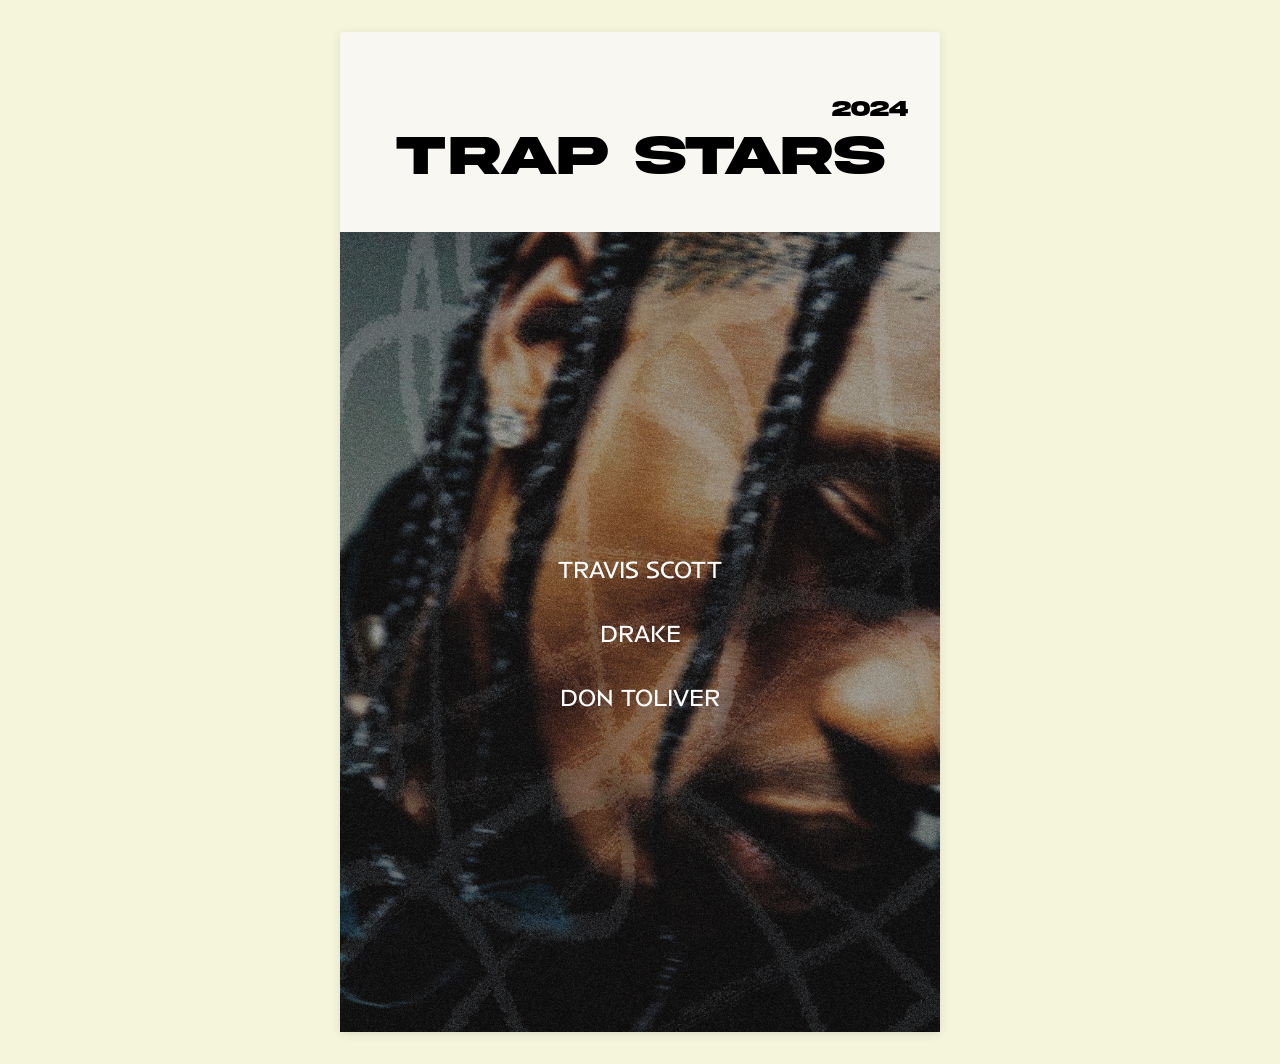
<file: index.html>
<!DOCTYPE html>
<html lang="es">
  <head>
    <meta charset="UTF-8" />
    <meta name="viewport" content="width=device-width, initial-scale=1.0" />
    <title>Trap Stars - Home</title>
    <link rel="stylesheet" href="/public/css/home.css" />
    <link
      rel="icon"
      href="https://st.depositphotos.com/3538103/5169/i/450/depositphotos_51692729-stock-photo-star-icon.jpg"
    />
  </head>
  <body>
    <div class="card">
      <header class="header">
        <h1 class="title">TRAP STARS</h1>
        <div class="year">2024</div>
      </header>
      <div class="image-container">
        <div class="overlay">
          <a href="/travis-scott.html" class="artist-link">TRAVIS SCOTT</a>
          <a href="/drake.html" class="artist-link">DRAKE</a>
          <a href="/don-toliver.html" class="artist-link">DON TOLIVER</a>
        </div>
      </div>
    </div>
  </body>
</html>
</file>
<file: public/css/home.css>
* {
  margin: 0;
  padding: 0;
  box-sizing: border-box;
}

@font-face {
  font-family: "Anisette";
  src: url("../assets/fonts/fonnts.com-Anisette_Std_Petite.otf")
    format("truetype");
  font-weight: normal;
  font-style: normal;
}

@font-face {
  font-family: "Akira Expanded";
  src: url("../assets/fonts/akira-Expanded-Demo.otf") format("truetype");
}

body {
  background-color: #f5f5dc;
  color: #000;
  min-height: 100vh;
  display: flex;
  justify-content: center;
  align-items: center;
  padding: 2rem;
}

.card {
  width: 100%;
  max-width: 600px;
  background: #f9f7f1;
  border-radius: 4px;
  box-shadow: 0 2px 10px rgba(0, 0, 0, 0.1);
}

.header {
  padding: 2rem 2rem 1.5rem;
  height: 200px;
  position: relative;
}

.title {
  font-family: "Akira Expanded", sans-serif;
  text-align: center;
  font-size: 3.5rem;
  text-transform: uppercase;
  margin-top: 60px;
  margin-bottom: 0.5rem;
  opacity: 0;
  animation: fadeIn 3s ease-out forwards;
}

.year {
  font-family: "Akira Expanded", sans-serif;
  position: absolute;
  top: 4rem;
  right: 2rem;
  font-size: 1.4rem;
  opacity: 0;
  animation: fadeIn 3s ease-out 0.4s forwards;
}

.image-container {
  position: relative;
  width: 100%;
  aspect-ratio: 3/4;
  background-image: url("../assets/Portada.jpg");
  background-size: cover;
  background-position: center;
}

.overlay {
  position: absolute;
  top: 0;
  left: 0;
  width: 100%;
  height: 100%;
  background: rgba(0, 0, 0, 0.3);
  display: flex;
  flex-direction: column;
  justify-content: center;
  align-items: center;
  gap: 2rem;
}

.artist-link {
  font-family: "Anisette", sans-serif;
  color: #fff;
  text-decoration: none;
  font-size: 1.5rem;
  transition: all 0.3s ease;
  opacity: 0;
  transform: translateY(20px);
  animation: slideUp 0.8s ease-out forwards;
  position: relative;
}

.artist-link::after {
  content: "";
  position: absolute;
  bottom: -5px;
  left: 0;
  width: 0;
  height: 2px;
  background-color: #f5f5dc;
  transition: width 0.5s ease;
}

.artist-link:hover {
  transform: scale(1.1);
  text-shadow: 0 0 10px rgba(255, 255, 255, 0.5);
}

.artist-link:hover::after {
  width: 100%;
}

.artist-link:nth-child(1) {
  animation-delay: 0.6s;
}
.artist-link:nth-child(2) {
  animation-delay: 0.8s;
}
.artist-link:nth-child(3) {
  animation-delay: 1s;
}

@keyframes fadeIn {
  from {
    opacity: 0;
  }
  to {
    opacity: 1;
  }
}

@keyframes slideUp {
  from {
    opacity: 0;
    transform: translateY(20px);
  }
  to {
    opacity: 1;
    transform: translateY(0);
  }
}

@media (max-width: 768px) {
  .header {
    height: 130px;
  }

  .card {
    max-width: 450px;
  }

  .title {
    font-size: 2.5rem;
    margin-top: 35px;
  }

  .year {
    font-size: 1.2rem;
    top: 2.8rem;
    right: 1.5rem;
  }

  .artist-link {
    font-size: 1.2rem;
  }
}

@media (max-width: 480px) {
  .header {
    height: 100px;
  }

  body {
    padding: 1rem;
  }

  .card {
    max-width: 320px;
  }

  .title {
    font-size: 1.8rem;
    margin-top: 20px;
  }

  .year {
    font-size: 1rem;
    top: 2.3rem;
    right: 0.7rem;
  }

  .artist-link {
    font-size: 1rem;
  }
}
@media (max-width: 349px) {
 
  .title {
    font-size: 1.6rem;
    margin-top: 20px;
  }
}
</file>
